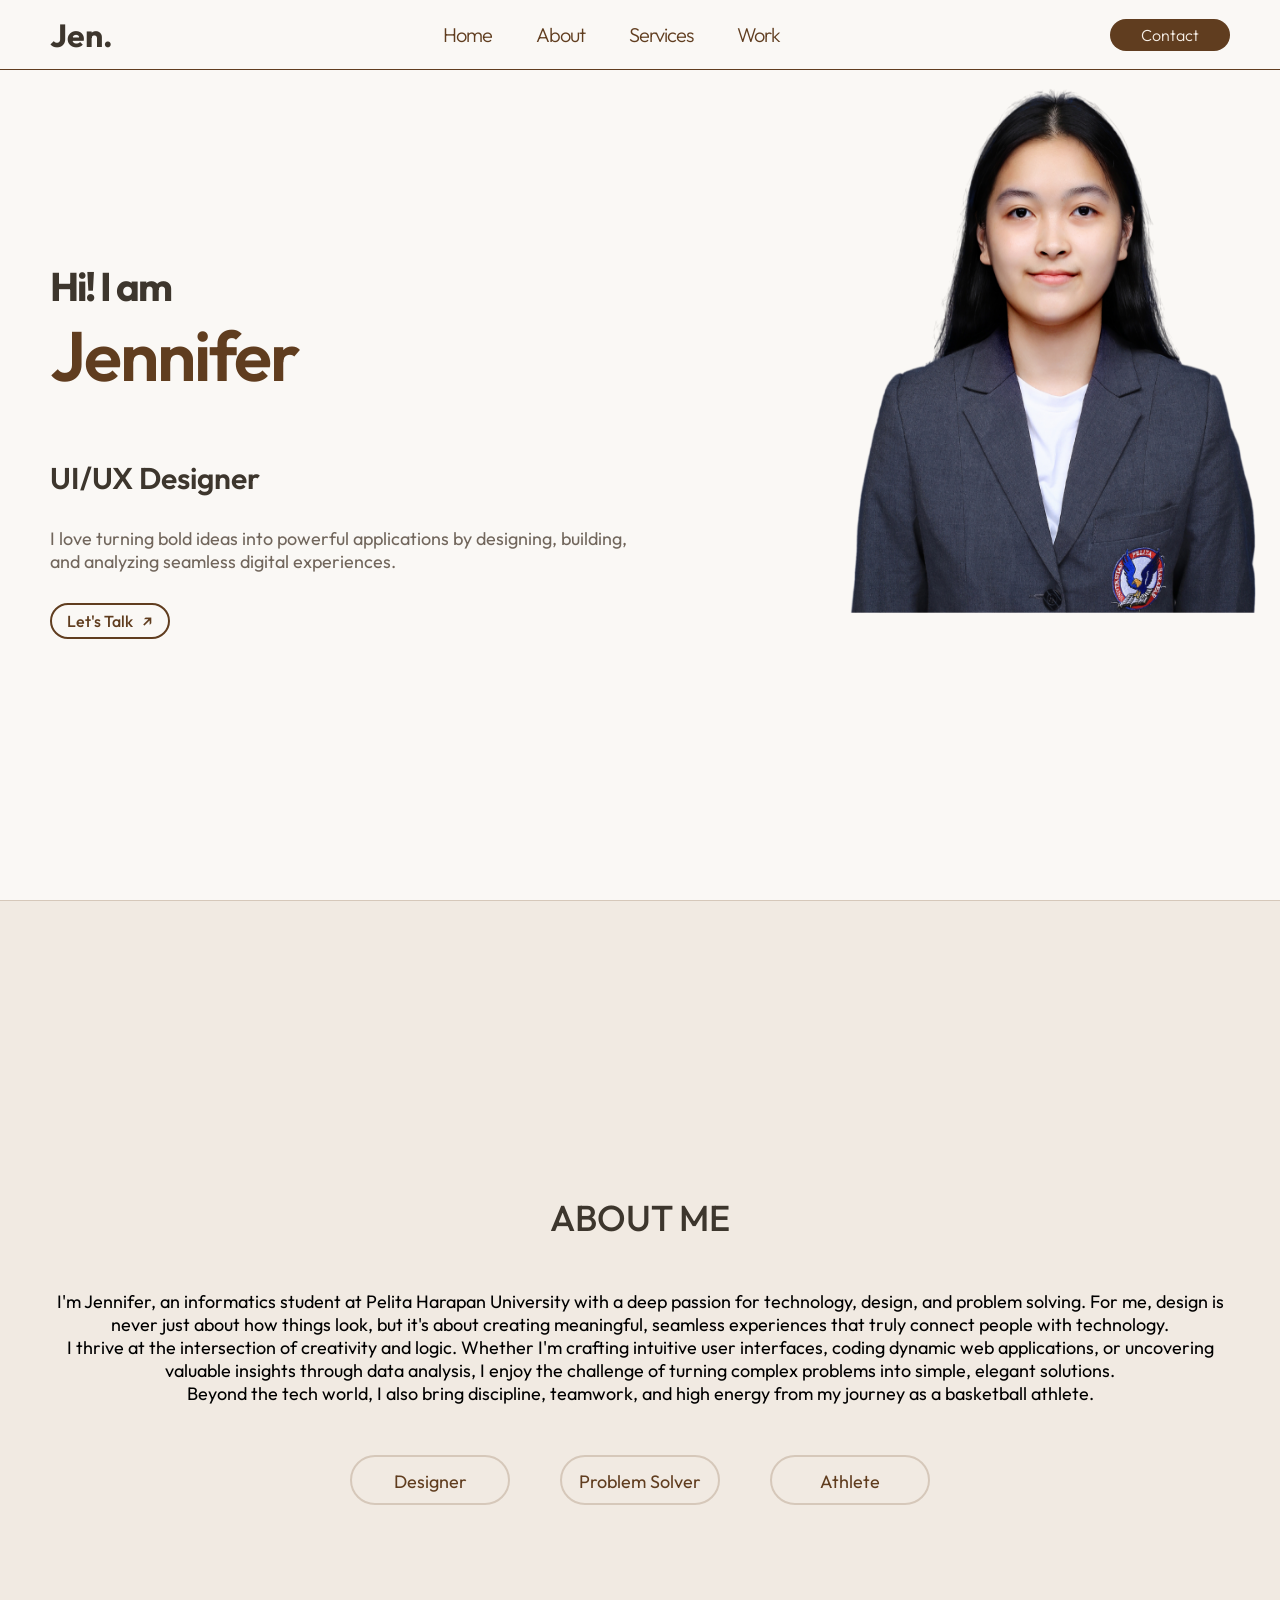
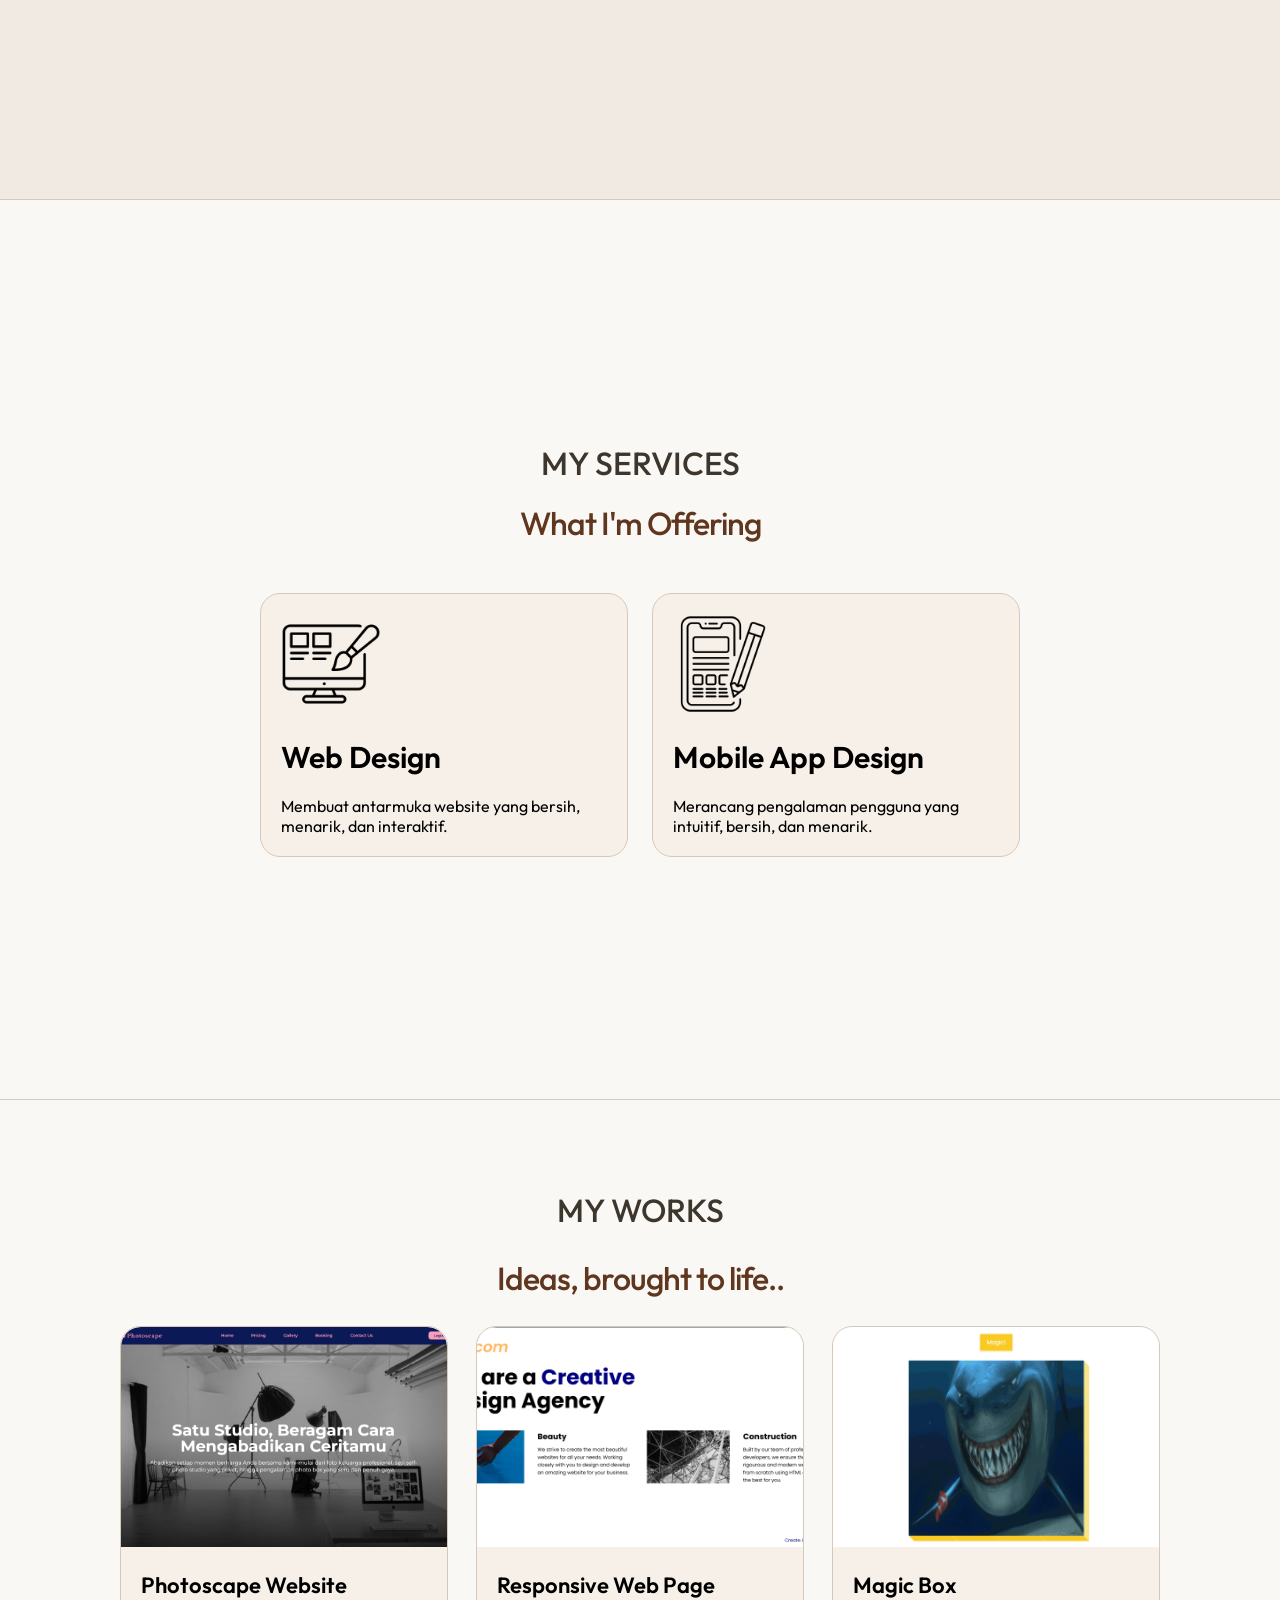
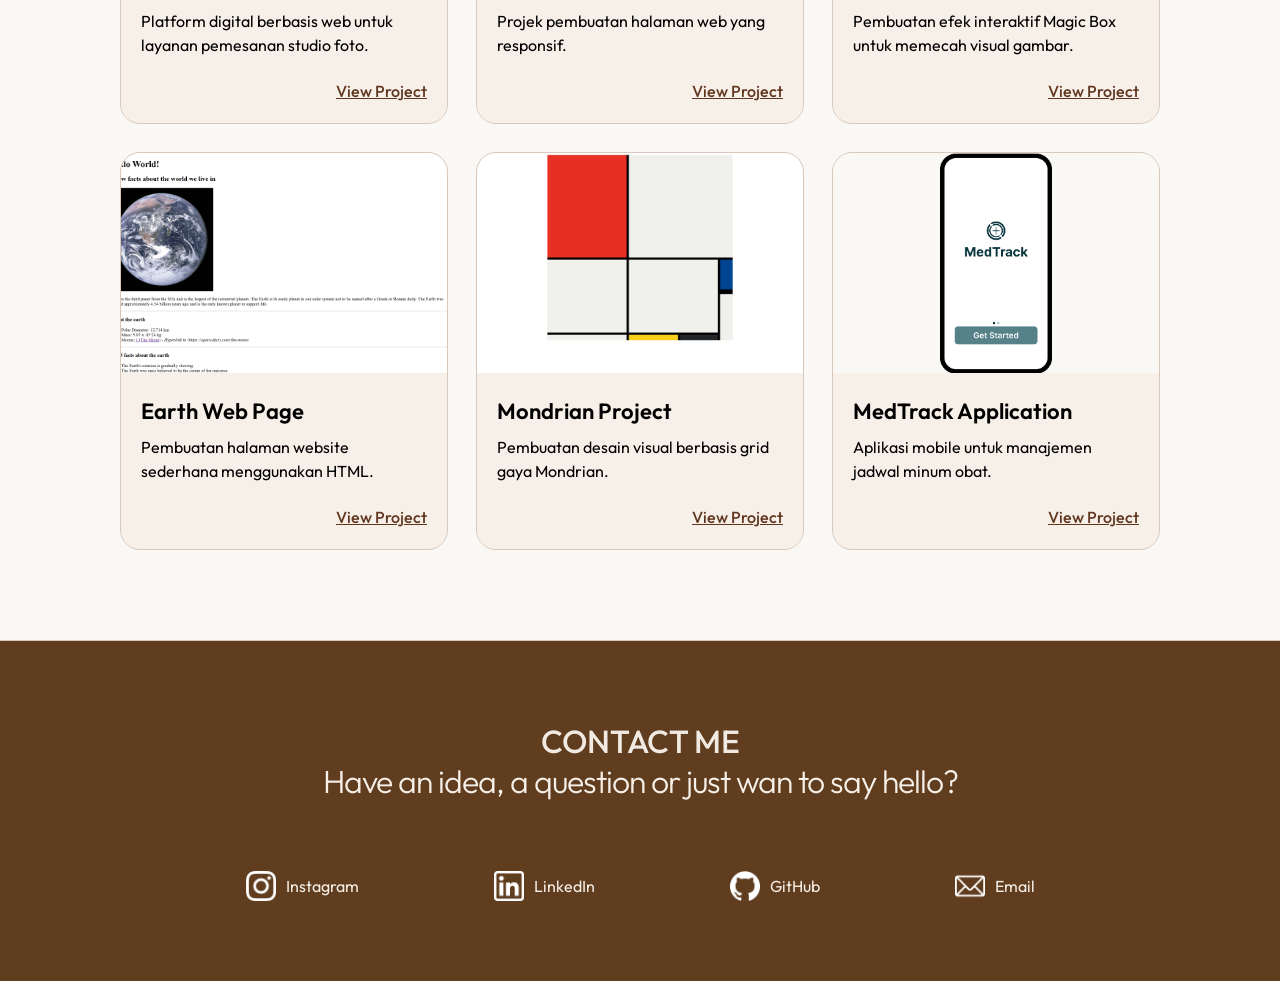
<file: index.html>
<!DOCTYPE html>
<html lang="en">
<head>
    <meta charset="UTF-8">
    <meta name="viewport" content="width=device-width, initial-scale=1.0">
    <title>My Portfolio</title>
    <link rel="stylesheet" href="style.css" />

    <style>
        @import url('https://fonts.googleapis.com/css2?family=Alex+Brush&family=Cookie&family=Great+Vibes&family=Outfit:wght@100..900&family=Pinyon+Script&display=swap');
    </style>

</head>
<body>
    <!-- navigation bar -->
    <header>
        <div>
            <h1 class="logo">Jen.</h1>
            <nav class="navbar">
                <a href="#home">Home</a>
                <a href="#about">About</a>
                <a href="#services">Services</a>
                <a href="#works">Work</a>
            </nav>
            <a href="#contact" class="btn-contact">Contact</a>
        </div>
    </header>

    <!-- tampilan home -->
    <div class="tampilan" id="home">
        <div class="introduction">
            <h1 class="hi">Hi! I am</h1>
            <h1 class="nama">Jennifer</h1>
            <p id="role">UI/UX Designer</p>
            <p id="intro">I love turning bold ideas into powerful applications by designing, building, and analyzing seamless digital experiences.</p>
            <a href="#contact" class="btn-talk">Let's Talk &nbsp &nearr;</a>
        </div>
        <img src="profil.png" id="profil" alt="Gambar profil"/>
    </div>

    <!-- tampilan about me -->
    <div class="about-me" id="about">
        <div class="isi">
            <div class="headline">
                <h1 id="all-about">ABOUT ME</h1>
            </div>

            <div class="short-desc">
                <p>I'm Jennifer, an informatics student at Pelita Harapan University with a deep passion for technology, design, and problem solving. For me, design is never just about how things look, but it's about creating meaningful, seamless experiences that truly connect people with technology.
                <br>I thrive at the intersection of creativity and logic. Whether I'm crafting intuitive user interfaces, coding dynamic web applications, or uncovering valuable insights through data analysis, I enjoy the challenge of turning complex problems into simple, elegant solutions.
                <br>Beyond the tech world, I also bring discipline, teamwork, and high energy from my journey as a basketball athlete.
                </p>
            </div>

            <div class="info">
                <div class="info-1">Designer</div>
                <div class="info-2">Problem Solver</div>
                <div class="info-3">Athlete</div>
            </div>
        </div>
    </div>

    <!-- tampilan services -->
    <div class="services" id="services">
        <div class="headline">
            <h1>MY SERVICES</h1>
        </div>
        <div class="sub-headline">
            <h1>What I'm Offering</h1>
        </div>
        <div class="list">
            <div class="offer-1">
                <div class="icon">
                    <img src="web.png" alt="icon-web" id="web"/>
                </div>
                <div class="title-offer">Web Design</div>
                <div class="short-desc">Membuat antarmuka website yang bersih, menarik, dan interaktif.</div>
            </div>
            <div class="offer-2">
                <div class="icon">
                    <img src="mobile.png" alt="icon-mobile" id="mobile">
                </div>
                <div class="title-offer">Mobile App Design</div>
                <div class="short-desc">Merancang pengalaman pengguna yang intuitif, bersih, dan menarik.</div>
            </div>
        </div>
    </div>

    <!-- tampilan work -->
    <div class="my-work" id="works">
        <div class="headline">
            <h1>MY WORKS</h1>
        </div>

        <div class="sub-headline">
            <h1>Ideas, brought to life..</h1>
        </div>

        <div class="list" id="line-1">
            <div class="project" id="p1">
                <div class="icon">
                    <img src="photoscape.png" alt="tampilan website Photoscape" id="photo-web"/>
                </div>
                <div class="title-project">Photoscape Website</div>
                <div class="work-desc">Platform digital berbasis web untuk layanan pemesanan studio foto.</div>
                <div class="view-link">
                    <a href="https://photoscape-frontend.vercel.app/" target="_blank">View Project</a>
                </div>
            </div>

            <div class="project" id="p2">
                <div class="icon">
                    <img src="webpage.png" alt="Tampilan Responsive Web Page" id="web-page" />
                </div>
                <div class="title-project">Responsive Web Page</div>
                <div class="work-desc">Projek pembuatan halaman web yang responsif.</div>
                <div class="view-link">
                    <a href="https://github.com/jfreezey/My-Portofolio/tree/Lab-4b" target="_blank">View Project</a>
                </div>
            </div>

            <div class="project" id="p3">
                <div class="icon">
                    <img src="magic.png" alt="Tampilan Magic Box" id="magic-box" />
                </div>
                <div class="title-project">Magic Box</div>
                <div class="work-desc">Pembuatan efek interaktif Magic Box untuk memecah visual gambar.</div>
                <div class="view-link">
                    <a href="https://github.com/jfreezey/My-Portofolio/tree/Lab-5" target="_blank">View Project</a>
                </div>
            </div>
        </div>

        <div class="list" id="line-2">
            <div class="project" id="p4">
                <div class="icon">
                    <img src="earth.png" alt="Tampilan Earth Page" id="earth" />
                </div>
                <div class="title-project">Earth Web Page</div>
                <div class="work-desc">Pembuatan halaman website sederhana menggunakan HTML.</div>
                <div class="view-link">
                    <a href="https://github.com/jfreezey/My-Portofolio/tree/Lab-2" target="_blank">View Project</a>
                </div>
            </div>

            <div class="project" id="p5">
                <div class="icon">
                    <img src="dimension.png" alt="Tampilan Earth Page" id="dimension" />
                </div>
                <div class="title-project">Mondrian Project</div>
                <div class="work-desc">Pembuatan desain visual berbasis grid gaya Mondrian.</div>
                <div class="view-link">
                    <a href="https://github.com/jfreezey/My-Portofolio/tree/Lab-4a" target="_blank">View Project</a>
                </div>

            </div>
            <div class="project" id="p6">
                <div class="icon">
                    <img src="med.png" alt="Tampilan Aplikasi MedTrack" id="medTrack" />
                </div>
                <div class="title-project">MedTrack Application</div>
                <div class="work-desc">Aplikasi mobile untuk manajemen jadwal minum obat.</div>
                <div class="view-link">
                    <a href="https://github.com/elsfwie/MedTrack" target="_blank">View Project</a>
                </div>
            </div>
        </div>
    </div>

    <!-- tampilan contact -->
    <div class="contact-page" id="contact">
        <div class="headline">
            <h1 id="head-contact">CONTACT ME</h1>
        </div>
        <div class="sub-headline" id="sub-contact">
            <h1>Have an idea, a question or just wan to say hello?</h1>
        </div>
        <div class="app">
            <div class="insta">
                <img src="insta.png" alt="Logo Instagram" />
                <a href="https://www.instagram.com/_.jen24?stkn=dHEzeGNpZndpcGx3" target="_blank" class="socials">Instagram</a>
            </div>
            <div class="linkedIn">
                <img src="link.png" alt="Logo LinkedIn" />
                <a href="https://www.linkedin.com/in/jennifer-undefined-730010437?utm_source=share_via&utm_content=profile&utm_medium=member_android" target="_blank" class="socials">LinkedIn</a>
            </div>
            <div class="git">
                <img src="github.png" alt="Logo Github" />
                <a href="https://github.com/jfreezey/" target="_blank" class="socials">GitHub</a>
            </div>
            <div class="email">
                <img src="email.png" alt="Logo Email" />
                <a href="mailto:jenniferjen2408@gmail.com" class="socials">Email</a>
            </div>
        </div>
    </div>

    <!-- Tombol kembali ke atas -->
    <button id="back-to-top" type="button"
            aria-label="Kembali ke atas" hidden>
        ↑
    </button>

<script src="script.js" defer></script>
</body>
</html>
</file>
<file: style.css>
* {
  background-color: #FAF8F5;
  margin: 0px;
  scroll-behavior: smooth;
}


header > div {
  display: flex;
  justify-content: space-between;
  align-items: center;
  position: fixed;
  width: 100%;
  height: 70px;
  border-bottom: 1px solid #603d1f;
  z-index: 999;
}


.logo {
  font-family: "Outfit", sans-serif;
  font-optical-sizing: auto;
  font-weight: 700;
  font-style: normal;
  color: #3d362d;
  margin: 0px 50px;
}

.navbar {
  justify-content: space-around;
}

.navbar a {
  font-family: "Outfit", sans-serif;
  font-optical-sizing: auto;
  font-weight: 300;
  font-style: normal;
  font-size: 20px;
  text-decoration: none;
  color: #603d1f;
  margin: 20px;
  letter-spacing: -1px;
}

.navbar a:active {
  text-decoration: underline;
  text-underline-offset: 8px;
}


.btn-contact {
  font-family: "Outfit", sans-serif;
  font-optical-sizing: auto;
  font-weight: 300;
  font-style: normal;
  text-decoration: none;
  background-color: #603d1f;
  color:#F7F0E8;
  padding: 6px;
  width: 120px;
  margin: 0px 50px;
  border-radius: 99px;
  text-align: center;
}


.tampilan {
  display: flex;
  justify-content: flex-start;
  height: 100vh;
}

.introduction {
  font-family: "Outfit", sans-serif;
  font-optical-sizing: auto;
  font-style: normal;
  display: flex;
  flex-direction: column;
  justify-content: center;
  margin-left: 50px;
  color: #3d362d;
}

#role {
  font-family: "Outfit", sans-serif;
  font-optical-sizing: auto;
  font-weight: 600;
  font-size: 30px;
  margin-top: 60px;
}

.hi {
  font-size: 40px;
  font-weight: 700;
  letter-spacing: -2px;
}

.nama{
  font-weight: 600;
  letter-spacing: -2px;
  color: #603d1f;
  font-size: 70px;
}

#intro {
  font-family: "Outfit", sans-serif;
  font-optical-sizing: auto;
  color: #71665c;
  font-weight: 400;
  font-style: normal;
  margin-top: 30px;
  font-size: 18px;
}

.btn-talk{
  font-family: "Outfit", sans-serif;
  font-optical-sizing: auto;
  font-weight: 500;
  font-style: normal;
  text-decoration: none;
  border: 2px solid #603d1f;
  color:#603d1f;
  padding: 6px;
  width: 120px;
  border-radius: 99px;
  text-align: center;
  margin-top: 30px;
}

.btn-talk:hover {
  background-color: #603d1f;  
  color: #F7F0E8;
}

#profil {
  max-width: 450px;
  max-height: 600px;
  margin-left: 200px;
  margin-top: 20px;
}

.about-me{
  height: 100vh;
  background-color: #f1eae2;
  border-top: 1px solid #d6c8ba;
  border-bottom: 1px solid #d6c8ba;
  display: flex;
  flex-direction: column;
  justify-content: center;
  align-items:center;
}

.headline #all-about{
  background-color: #f1eae2;
  margin-bottom: 0px;
}

.short-desc p{
  background-color: #f1eae2;
}

.isi {
  margin: 50px;
  display: flex;
  flex-direction: column;
  justify-content: center;
  align-items:center;
  text-align: center;
  background-color: #f1eae2;
  gap:50px;
  font-size: 18px;
}


.info {
  display: flex;
  gap: 50px;
  background-color: #f1eae2;
  color: #603d1f;
  font-family: "Outfit", sans-serif;
  font-optical-sizing: auto;
}

.info-1, .info-2, .info-3 {
  font-weight: 400;
  background-color: #f1eae2;
  border: 2px solid #d6c8ba;
  width: 160px;
  height: 50px;
  border-radius: 99px;
  text-align: center;
  line-height: 50px;
}

.services {
  height: 100vh;
  display: flex;
  flex-direction: column;
  justify-content: center;
  align-items: center;
  border-bottom: 1px solid #d6c8ba;
}

.headline h1{
  font-family: "Outfit", sans-serif;
  font-weight:500;
  color:#3d362d;
  margin-bottom: 20px;
}

.sub-headline h1 {
  font-family: "Outfit", sans-serif;
  font-weight:500;
  color:#60361f;
  letter-spacing: -1px;
  margin-bottom: 50px;
}

.list {
  display: flex;
  justify-content: space-around;
  gap:50px;
}

.offer-1 {
  background-color: #F7F0E8;
  width:30%;
  height: 250px;
  display: flex;
  justify-content: center;
  flex-direction: column;
  padding: 20px;
  border:1px solid #d6c8ba;
  border-radius: 20px; 
  gap:20px
}

.offer-2{
  background-color: #F7F0E8;
  width:30%;
  height: 250px;
  display: flex;
  justify-content: center;
  flex-direction: column;
  padding: 20px;
  border:1px solid #d6c8ba;
  border-radius: 20px;
  gap:20px

}

.icon {
  background-color: #F7F0E8;

}
.icon #web {
  width: 100px;
  height: 100px;
  background-color: #F7F0E8;

}

.icon #mobile {
  width:100px;
  height: 100px;
  background-color: #F7F0E8;

}

.title-offer {
  font-family: "Outfit", sans-serif;
  font-weight: 600;
  font-size: 30px;
  background-color: #F7F0E8;
}

.short-desc {
  background-color: #F7F0E8;
  font-family: "Outfit", sans-serif;
}

.my-work {
  display: flex;
  flex-direction: column;
  justify-content: center;
  align-items: center;
  border-bottom: 1px solid #d6c8ba;
  height:200vh;
}

.project {
  background-color: #F7F0E8;
  margin-bottom: 50px;
  width: 300px;
  height: 400px;
  border: 1px solid #d6c8ba;
  border-radius: 20px;
  display: flex;
  flex-direction: column;
  overflow:hidden;
  transition: transform 0.3s ease;
}

.project:hover {
  transform: scale(1.05);
  z-index: 1;
}

.title-project {
  font-family: "Outfit", sans-serif;
  font-weight: 600;
  font-size: 22px;
  padding-left: 20px;
  padding-right:20px;
  background-color: #F7F0E8;
}

.icon #photo-web {
  width:100%;
  height: 220px; 
  object-fit: cover;
  border-radius: 20px 20px 0 0;
  margin-bottom: 20px;
}

.work-desc {
  background-color: #F7F0E8;
  font-family: "Outfit", sans-serif;
  padding-left: 20px;
  padding-right:20px;
}

.view-link {
  background-color: #F7F0E8;
  font-family: "Outfit", sans-serif;
  font-weight: 500;
  margin-top: 30px;
  display: flex;
  justify-content: flex-end;
  padding-left: 20px;
  padding-right:20px;
}

.view-link a{
  background-color: #F7F0E8;
  font-family: "Outfit", sans-serif;
  font-weight: 500;
  text-decoration: underline;
  color: #60361f;
}

.icon #web-page {
  width:100%;
  height: 220px; 
  object-fit: cover;
  border-radius: 20px 20px 0 0;
  margin-bottom: 20px;
}

.icon #magic-box {
  width:100%;
  height: 220px; 
  object-fit: cover;
  border-radius: 20px 20px 0 0;
  margin-bottom: 20px;
}

.icon #earth {
  width:100%;
  height: 220px; 
  object-fit: cover;
  border-radius: 20px 20px 0 0;
  margin-bottom: 20px;
}

.icon #dimension {
  width:100%;
  height: 220px; 
  object-fit: cover;
  border-radius: 20px 20px 0 0;
  margin-bottom: 20px;
}

.icon #medTrack {
  width:100%;
  height: 220px; 
  object-fit: contain;
  border-radius: 20px 20px 0 0;
  margin-bottom: 20px;
}

.contact-page {
  background-color: #603d1f;
  height: 50vh;
  display: flex;
  flex-direction: column;
  justify-content: center;
  align-items: center;
}


.headline #head-contact {
  background-color: #603d1f;
  color:#f1eae2;
  margin-bottom: 0;
}

#sub-contact h1{
  background-color: #603d1f;
  margin-bottom: 0;
  color: #F7F0E8;
  font-weight: 300;
}

.app {
  margin-top: 70px;
  display: flex;
  justify-content: space-around;
  background-color: #603d1f;
  gap: 200px;
}

.insta {
  display: flex;
  align-items: center;
  gap:10px;
  background-color: #603d1f;
}

.linkedIn {
  display: flex;
  align-items: center;
  gap:10px;
  background-color: #603d1f;
}

.git {
  display: flex;
  align-items: center;
  gap:10px;
  background-color: #603d1f;
}

.email {
  display: flex;
  align-items: center;
  gap:10px;
  background-color: #603d1f;
}

.app .socials {
  background-color: #603d1f;
  color: #F7F0E8;
  font-family: "Outfit", sans-serif;
  text-decoration: none;
}

.app img {
  width: 30px;
  height: 30px;
  background-color: #603d1f;
}

#back-to-top {
    position: fixed;
    right: 24px;
    bottom: 24px;
    width: 44px;
    height: 44px;
    border: 1px solid #F7F0E8;
    border-radius: 50%;
    background-color: #603d1f;
    color: #F7F0E8;
    font-size: 24px;
    cursor: pointer;
    z-index: 1000;
    box-shadow: 0 4px 12px rgba(96, 61, 31, 0.2);
}

#back-to-top:focus-visible {
    outline: 3px solid #603d1f;
    outline-offset: 3px;
}

@media (prefers-reduced-motion: reduce) {* { scroll-behavior: auto !important; } }

/* responsif */
*,
*::before,
*::after {
  box-sizing: border-box;
}

html {
  scroll-padding-top: 90px;
}

.services .list {
  display: grid;
  grid-template-columns: repeat(2, minmax(0, 1fr));
  width: min(760px, 90%);
  gap: 24px;
}

.offer-1,
.offer-2 {
  width: 100%;
  height: auto;
  min-height: 250px;
}

.my-work {
  display: grid;
  grid-template-columns: repeat(3, minmax(0, 1fr));
  gap: 28px;
  height: auto;
  padding: 90px max(24px, calc((100% - 1040px) / 2));
  align-items: stretch;
}

.my-work > .headline,
.my-work > .sub-headline {
  grid-column: 1 / -1;
  text-align: center;
}

.my-work > .headline h1,
.my-work > .sub-headline h1 {
  margin-bottom: 0;
}

.my-work > .list {
  display: contents;
}

.my-work .project {
  width: 100%;
  min-width: 0;
  height: auto;
  margin-bottom: 0;
}

.my-work .work-desc {
  margin-top: 10px;
  margin-bottom: 24px;
  line-height: 1.5;
}

.my-work .view-link {
  margin-top: auto;
  padding-bottom: 22px;
}

.app {
  width: min(900px, 100%);
  gap: 24px;
  flex-wrap: wrap;
}

.contact-page {
  height: auto;
  min-height: 340px;
  padding: 60px 24px;
  text-align: center;
}


@media (max-width: 1100px) {
  /* Navbar lebih ringkas */
  .logo {
    margin: 0 24px;
  }

  .navbar a {
    margin: 0 12px;
    font-size: 18px;
  }

  .btn-contact {
    width: 100px;
    margin: 0 24px;
  }

  /* Home */
  .tampilan {
    height: auto;
    min-height: 100vh;
    padding: 110px 32px 60px;
    align-items: center;
    gap: 32px;
  }

  .introduction {
    margin-left: 0;
    flex: 1;
    min-width: 0;
  }

  #profil {
    width: 36%;
    height: auto;
    max-width: 340px;
    max-height: none;
    margin: 0;
    object-fit: contain;
  }

  #role {
    margin-top: 28px;
    font-size: 26px;
  }

  #intro {
    font-size: 16px;
    line-height: 1.7;
  }

  .about-me,
  .services {
    height: auto;
    padding: 70px 24px;
  }

  .isi {
    margin: 0;
    max-width: 800px;
    gap: 30px;
    font-size: 16px;
  }

  .short-desc p {
    line-height: 1.8;
  }

  .info {
    gap: 16px;
  }

  .info-1,
  .info-2,
  .info-3 {
    width: 135px;
    height: 42px;
    line-height: 38px;
    font-size: 14px;
  }

  .my-work {
    grid-template-columns: repeat(2, minmax(0, 1fr));
    padding: 70px 32px;
    gap: 24px;
  }

  #sub-contact h1 {
    font-size: 26px;
  }

  .app {
    margin-top: 40px;
  }
}


@media (max-width: 700px) {
  html {
    scroll-padding-top: 120px;
  }

  /* Navbar menjadi dua baris */
  header > div {
    display: grid;
    grid-template-columns: 1fr auto;
    height: auto;
    padding: 12px 20px;
    gap: 12px;
    top: 0;
  }

  .logo {
    margin: 0;
    font-size: 28px;
  }

  .btn-contact {
    grid-column: 2;
    grid-row: 1;
    width: 90px;
    margin: 0;
    font-size: 13px;
  }

  .navbar {
    grid-column: 1 / -1;
    grid-row: 2;
    display: flex;
    justify-content: space-between;
    gap: 8px;
  }

  .navbar a {
    margin: 0;
    padding: 4px 0;
    font-size: 14px;
    letter-spacing: 0;
  }

  .tampilan {
    flex-direction: column;
    min-height: auto;
    padding: 145px 24px 50px;
    gap: 32px;
  }

  .introduction {
    width: 100%;
    align-items: center;
    text-align: center;
  }

  .hi {
    font-size: 30px;
  }

  .nama {
    font-size: 54px;
  }

  #role {
    font-size: 22px;
    margin-top: 20px;
  }

  #intro {
    max-width: 440px;
    margin-top: 18px;
    font-size: 15px;
  }

  .btn-talk {
    margin-top: 22px;
    font-size: 14px;
  }

  #profil {
    width: 65%;
    max-width: 260px;
    margin: 0;
  }

  .about-me,
  .services {
    padding: 50px 20px;
  }

  .headline h1 {
    font-size: 24px;
    text-align: center;
  }

  .sub-headline h1 {
    font-size: 26px;
    margin-bottom: 28px;
    text-align: center;
  }

  .isi {
    gap: 24px;
    font-size: 14px;
  }

  .info {
    width: 100%;
    max-width: 370px;
    gap: 8px;
  }

  .info-1,
  .info-2,
  .info-3 {
    display: flex;
    align-items: center;
    justify-content: center;
    flex: 1;
    min-width: 0;
    width: auto;
    height: auto;
    min-height: 36px;
    padding: 7px 4px;
    line-height: 1.3;
    font-size: 12px;
  }

  .services .list {
    width: 100%;
    gap: 12px;
  }

  .offer-1,
  .offer-2 {
    min-height: 230px;
    padding: 16px 12px;
    gap: 14px;
    border-radius: 16px;
    justify-content: flex-start;
  }

  .icon #web,
  .icon #mobile {
    width: 60px;
    height: 60px;
  }

  .title-offer {
    font-size: 19px;
  }

  .services .short-desc {
    font-size: 13px;
    line-height: 1.6;
  }

  /* Work lebih ringkas */
  .my-work {
    padding: 50px 20px;
    gap: 20px;
  }

  .title-project {
    font-size: 19px;
  }

  .work-desc,
  .view-link {
    font-size: 14px;
  }

  .contact-page {
    min-height: auto;
    padding: 45px 20px;
  }

  #sub-contact h1 {
    font-size: 20px;
    line-height: 1.5;
    margin-top: 14px;
  }

  .app {
    display: grid;
    grid-template-columns: repeat(2, minmax(0, 1fr));
    width: 100%;
    max-width: 340px;
    gap: 22px 16px;
    margin-top: 28px;
  }

  .app > div {
    gap: 8px;
    justify-content: center;
  }

  .app img {
    width: 24px;
    height: 24px;
  }

  .app .socials {
    font-size: 14px;
  }

  #back-to-top {
    width: 38px;
    height: 38px;
    right: 16px;
    bottom: 16px;
    font-size: 20px;
  }
}


@media (max-width: 540px) {
  .my-work {
    grid-template-columns: minmax(0, 1fr);
  }

  .my-work .project {
    max-width: 380px;
    justify-self: center;
  }

  .project:hover {
    transform: none;
  }
}
</file>
